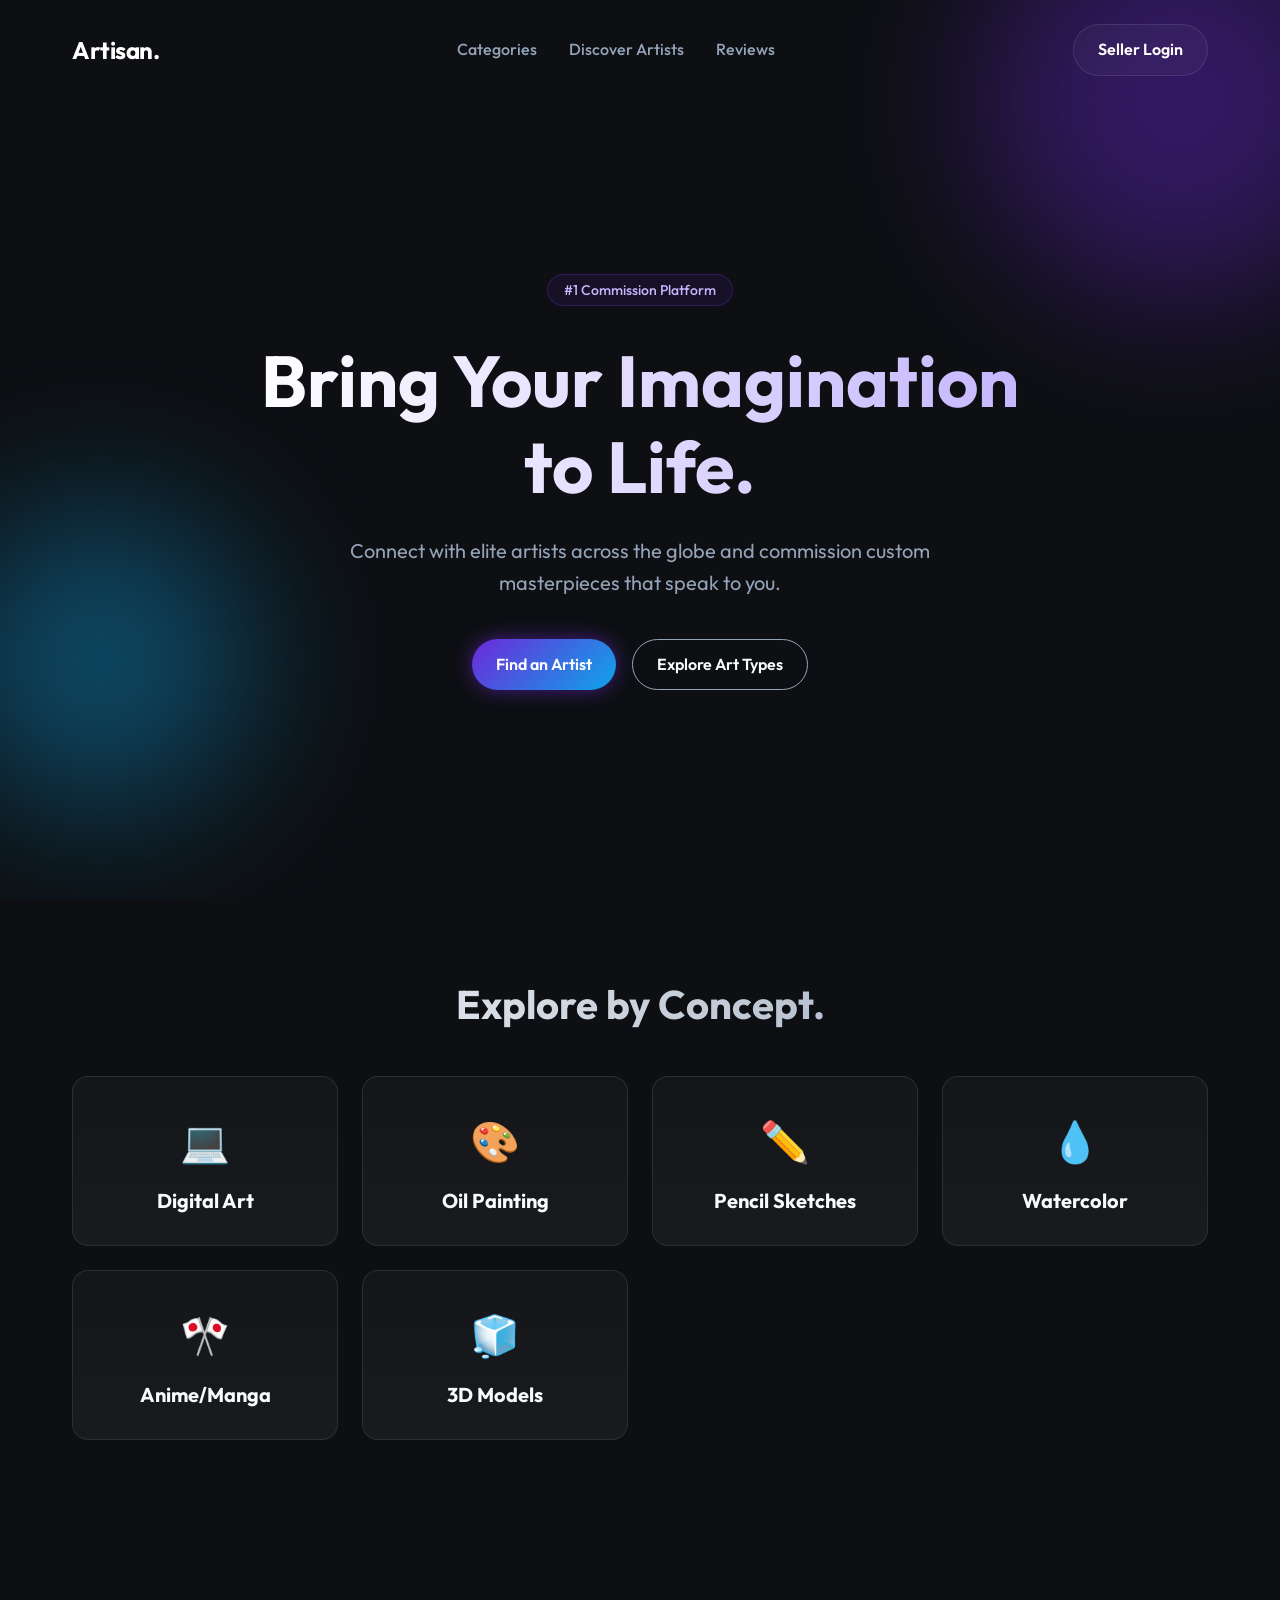
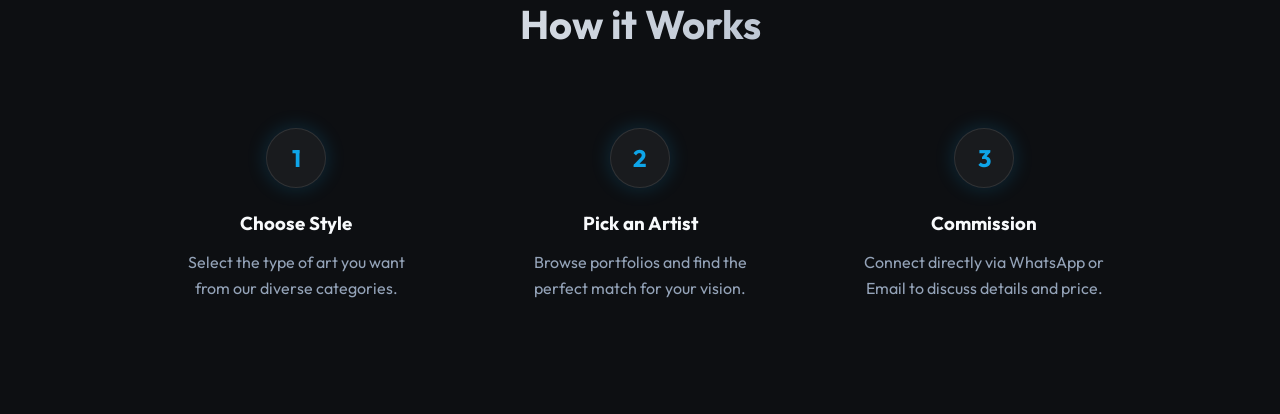
<file: art-commission-platform/index.html>
<!DOCTYPE html>
<html lang="en">

<head>
    <meta charset="UTF-8">
    <meta name="viewport" content="width=device-width, initial-scale=1.0">
    <title>Artisan - Commission Premium Artwork</title>
    <meta name="description"
        content="Discover talented artists, view stunning galleries, and commission premium custom artwork directly from creators.">
    <!-- Google Fonts: Outfit for modern look -->
    <link href="https://fonts.googleapis.com/css2?family=Outfit:wght@300;400;500;700&display=swap" rel="stylesheet">
    <link rel="stylesheet" href="style.css">
</head>

<body>
    <!-- Navbar -->
    <nav class="navbar" id="navbar">
        <div class="nav-container">
            <a href="index.html" class="logo">Artisan.</a>
            <div class="nav-links">
                <a href="#categories">Categories</a>
                <a href="artists.html">Discover Artists</a>
                <a href="#reviews">Reviews</a>
            </div>
            <a href="login.html" class="btn btn-primary login-btn">Seller Login</a>
        </div>
    </nav>

    <!-- Hero Section -->
    <header class="hero">
        <div class="hero-content">
            <span class="badge">#1 Commission Platform</span>
            <h1 class="hero-title">Bring Your Imagination to Life.</h1>
            <p class="hero-subtitle">Connect with elite artists across the globe and commission custom masterpieces that
                speak to you.</p>
            <div class="hero-actions">
                <a href="artists.html" class="btn btn-glow">Find an Artist</a>
                <a href="#categories" class="btn btn-secondary">Explore Art Types</a>
            </div>
        </div>
        <div class="hero-bg-elements">
            <!-- Decorative blur orbs -->
            <div class="orb orb-1"></div>
            <div class="orb orb-2"></div>
        </div>
    </header>

    <!-- Categories Section -->
    <section id="categories" class="categories-section">
        <h2 class="section-header">Explore by Concept.</h2>
        <div class="category-grid" id="categoryGrid">
            <!-- Categories will be injected here via JS -->
        </div>
    </section>

    <!-- Featured Artwork / Process -->
    <section class="process-section">
        <h2 class="section-header">How it Works</h2>
        <div class="process-steps">
            <div class="step-card">
                <div class="step-icon">1</div>
                <h3>Choose Style</h3>
                <p>Select the type of art you want from our diverse categories.</p>
            </div>
            <div class="step-card">
                <div class="step-icon">2</div>
                <h3>Pick an Artist</h3>
                <p>Browse portfolios and find the perfect match for your vision.</p>
            </div>
            <div class="step-card">
                <div class="step-icon">3</div>
                <h3>Commission</h3>
                <p>Connect directly via WhatsApp or Email to discuss details and price.</p>
            </div>
        </div>
    </section>

    <script src="script.js"></script>
</body>

</html>
</file>
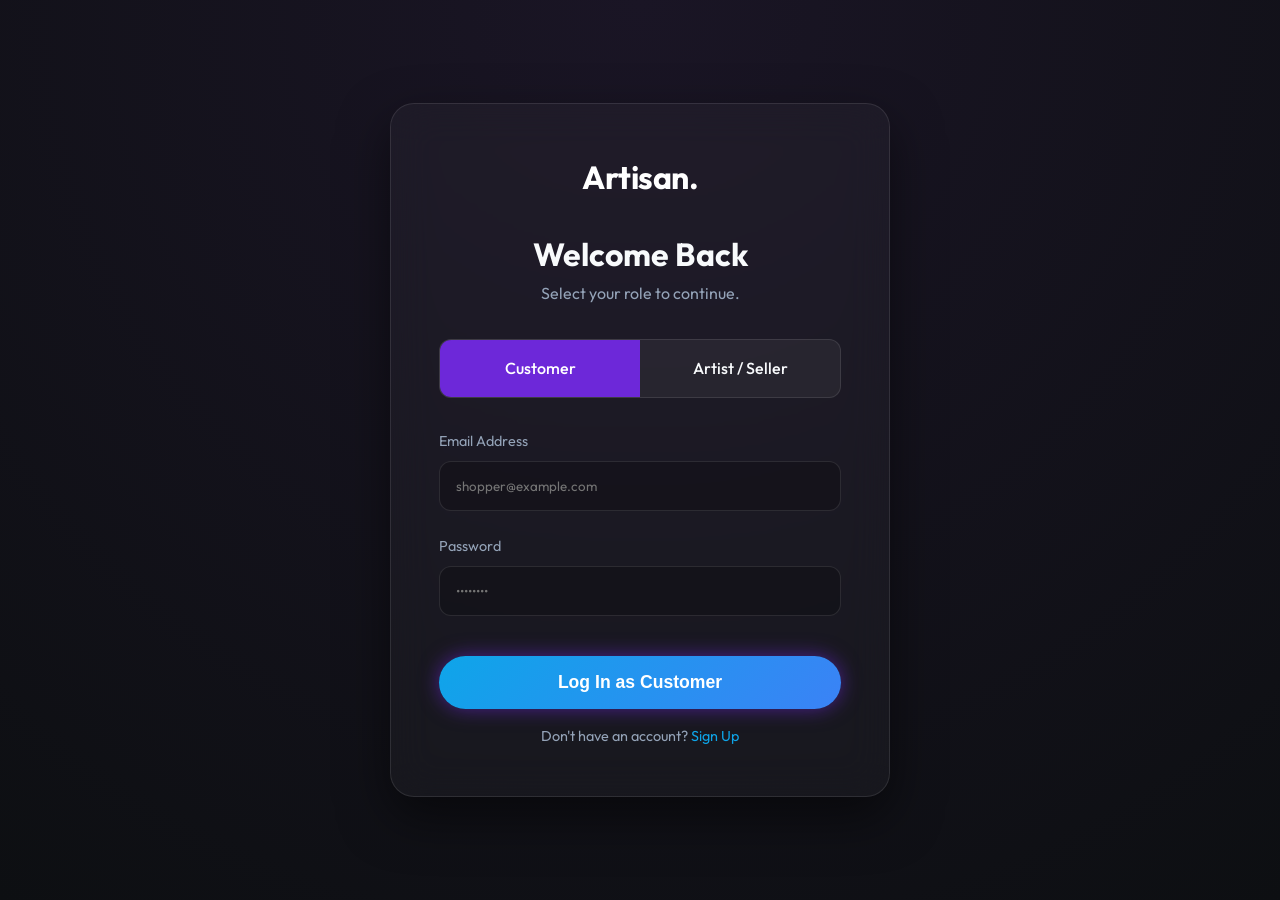
<file: art-commission-platform/login.html>
<!DOCTYPE html>
<html lang="en">

<head>
    <meta charset="UTF-8">
    <meta name="viewport" content="width=device-width, initial-scale=1.0">
    <title>Login - Artisan</title>
    <link href="https://fonts.googleapis.com/css2?family=Outfit:wght@300;400;500;700&display=swap" rel="stylesheet">
    <link rel="stylesheet" href="style.css">
    <style>
        body {
            display: flex;
            align-items: center;
            justify-content: center;
            min-height: 100vh;
            background: radial-gradient(circle at top, #1a1525, var(--bg-color));
        }

        .login-container {
            background: var(--surface-color);
            border: 1px solid var(--border-color);
            padding: 3rem;
            border-radius: 24px;
            width: 100%;
            max-width: 500px;
            text-align: center;
            backdrop-filter: blur(20px);
            box-shadow: 0 20px 50px rgba(0, 0, 0, 0.5);
        }

        .login-header h1 {
            font-size: 2rem;
            margin-bottom: 0.5rem;
        }

        .login-header p {
            color: var(--text-muted);
            margin-bottom: 2rem;
        }

        .role-tabs {
            display: flex;
            background: rgba(255, 255, 255, 0.05);
            border-radius: 12px;
            margin-bottom: 2rem;
            overflow: hidden;
            border: 1px solid var(--border-color);
        }

        .role-tab {
            flex: 1;
            padding: 1rem;
            cursor: pointer;
            transition: var(--transition-smooth);
            font-weight: 500;
        }

        .role-tab.active {
            background: var(--primary-color);
            color: white;
        }

        .role-tab:not(.active):hover {
            background: rgba(255, 255, 255, 0.1);
        }

        .form-group {
            margin-bottom: 1.5rem;
            text-align: left;
        }

        .form-group label {
            display: block;
            margin-bottom: 0.5rem;
            font-size: 0.9rem;
            color: var(--text-muted);
        }

        .form-control {
            width: 100%;
            padding: 1rem;
            background: rgba(0, 0, 0, 0.2);
            border: 1px solid var(--border-color);
            border-radius: 12px;
            color: #fff;
            font-family: var(--font-family);
            transition: var(--transition-smooth);
        }

        .form-control:focus {
            outline: none;
            border-color: var(--primary-color);
            box-shadow: 0 0 0 2px rgba(109, 40, 217, 0.2);
        }

        .login-btn {
            width: 100%;
            margin-top: 1rem;
            padding: 1rem;
            font-size: 1.1rem;
        }

        /* Form toggling */
        #customerForm,
        #sellerForm {
            display: none;
            animation: fadeIn 0.4s ease-out;
        }

        #customerForm.active,
        #sellerForm.active {
            display: block;
        }

        @keyframes fadeIn {
            from {
                opacity: 0;
                transform: translateY(10px);
            }

            to {
                opacity: 1;
                transform: translateY(0);
            }
        }
    </style>
</head>

<body>
    <div class="login-container">
        <a href="index.html" class="logo" style="margin-bottom: 2rem; display: block; font-size: 2rem;">Artisan.</a>

        <div class="login-header">
            <h1>Welcome Back</h1>
            <p>Select your role to continue.</p>
        </div>

        <div class="role-tabs">
            <div class="role-tab active" id="tabCustomer" onclick="switchTab('customer')">Customer</div>
            <div class="role-tab" id="tabSeller" onclick="switchTab('seller')">Artist / Seller</div>
        </div>

        <!-- Customer Form -->
        <form id="customerForm" class="active" onsubmit="event.preventDefault(); login('customer');">
            <div class="form-group">
                <label>Email Address</label>
                <input type="email" class="form-control" placeholder="shopper@example.com" required>
            </div>

            <div class="form-group">
                <label>Password</label>
                <input type="password" class="form-control" placeholder="••••••••" required>
            </div>

            <button type="submit" class="btn btn-glow login-btn"
                style="background: linear-gradient(135deg, #0ea5e9, #3b82f6)">Log In as Customer</button>
            <p style="margin-top: 1rem; font-size: 0.9rem; color: var(--text-muted);">
                Don't have an account? <a href="#" style="color: var(--secondary-color);">Sign Up</a>
            </p>
        </form>

        <!-- Seller Form -->
        <form id="sellerForm" onsubmit="event.preventDefault(); login('seller');">
            <div class="form-group">
                <label>Artist Email</label>
                <input type="email" class="form-control" placeholder="artist@studio.com" required>
            </div>

            <div class="form-group">
                <label>Password</label>
                <input type="password" class="form-control" placeholder="••••••••" required>
            </div>

            <button type="submit" class="btn btn-glow login-btn">Log In to Artist Dashboard</button>
            <p style="margin-top: 1rem; font-size: 0.9rem; color: var(--text-muted);">
                Want to sell on Artisan? <a href="#" style="color: var(--secondary-color);">Apply Now</a>
            </p>
        </form>

    </div>

    <script>
        function switchTab(role) {
            document.getElementById('tabCustomer').classList.remove('active');
            document.getElementById('tabSeller').classList.remove('active');
            document.getElementById('customerForm').classList.remove('active');
            document.getElementById('sellerForm').classList.remove('active');

            if (role === 'customer') {
                document.getElementById('tabCustomer').classList.add('active');
                document.getElementById('customerForm').classList.add('active');
            } else {
                document.getElementById('tabSeller').classList.add('active');
                document.getElementById('sellerForm').classList.add('active');
            }
        }

        function login(role) {
            // Set mock auth state
            localStorage.setItem('authRole', role);
            if (role === 'seller') {
                window.location.href = 'seller-dashboard.html';
            } else {
                window.location.href = 'index.html';
            }
        }

        // On load, if URL has #seller, default to seller tab
        if (window.location.hash === '#seller') {
            switchTab('seller');
        }
    </script>
</body>

</html>
</file>
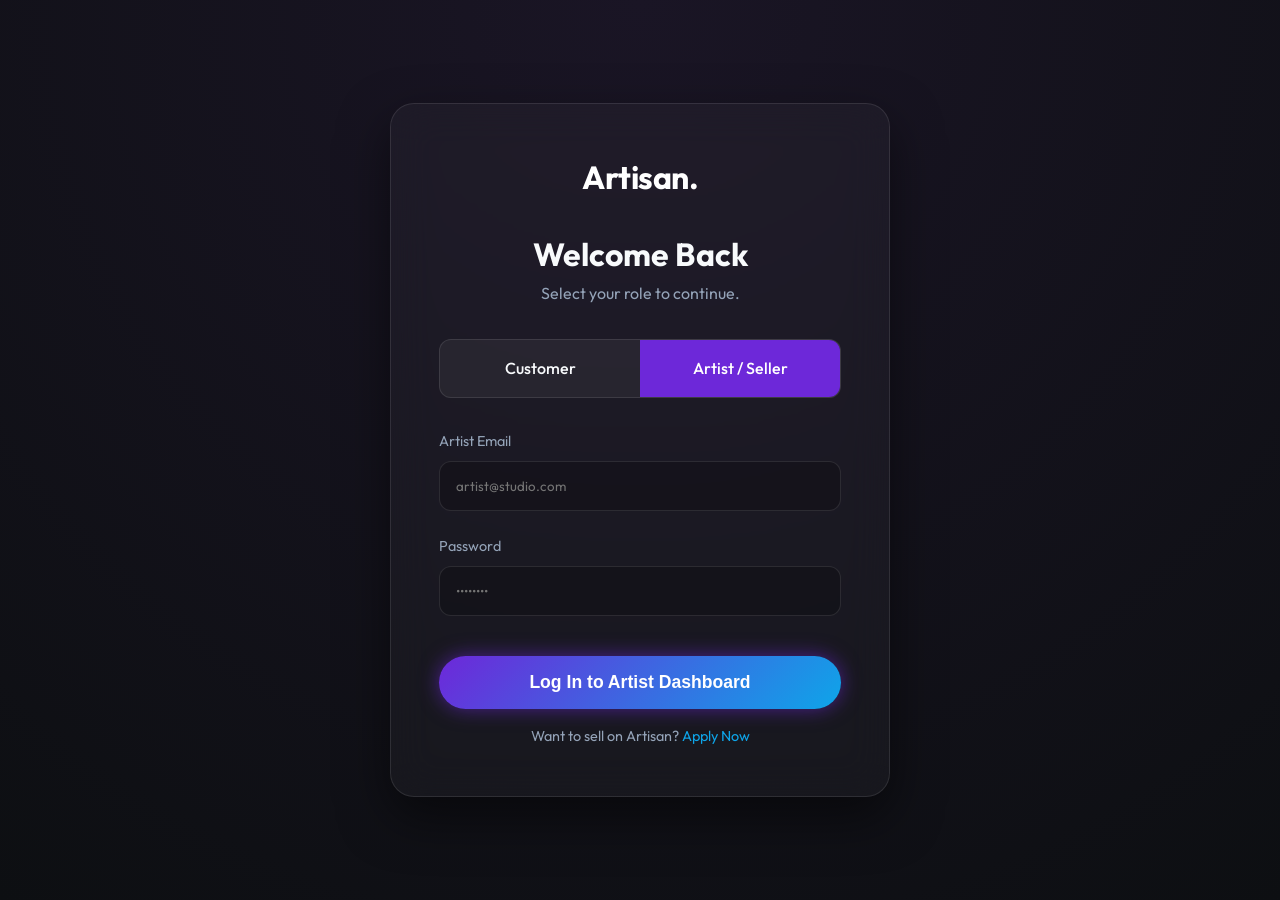
<file: art-commission-platform/seller-dashboard.html>
<!DOCTYPE html>
<html lang="en">

<head>
    <meta charset="UTF-8">
    <meta name="viewport" content="width=device-width, initial-scale=1.0">
    <title>Artist Dashboard - Artisan</title>
    <!-- Google Fonts: Outfit for modern look -->
    <link href="https://fonts.googleapis.com/css2?family=Outfit:wght@300;400;500;700&display=swap" rel="stylesheet">
    <link rel="stylesheet" href="style.css">
    <style>
        .dashboard-container {
            max-width: 1200px;
            margin: 100px auto 40px;
            padding: 2rem;
            display: grid;
            grid-template-columns: 250px 1fr;
            gap: 2rem;
        }

        .sidebar {
            background: var(--surface-color);
            border: 1px solid var(--border-color);
            border-radius: 16px;
            padding: 2rem 1.5rem;
            height: fit-content;
        }

        .sidebar-menu {
            list-style: none;
            display: flex;
            flex-direction: column;
            gap: 1rem;
        }

        .sidebar-menu li a {
            display: block;
            padding: 0.75rem 1rem;
            border-radius: 8px;
            color: var(--text-muted);
            font-weight: 500;
            transition: var(--transition-smooth);
        }

        .sidebar-menu li a:hover,
        .sidebar-menu li a.active {
            background: rgba(109, 40, 217, 0.1);
            color: var(--primary-color);
        }

        .dashboard-main {
            display: flex;
            flex-direction: column;
            gap: 2rem;
        }

        .stats-grid {
            display: grid;
            grid-template-columns: repeat(3, 1fr);
            gap: 1.5rem;
        }

        .stat-card {
            background: var(--surface-color);
            border: 1px solid var(--border-color);
            padding: 1.5rem;
            border-radius: 16px;
        }

        .stat-card h3 {
            color: var(--text-muted);
            font-size: 1rem;
            margin-bottom: 0.5rem;
        }

        .stat-card .val {
            font-size: 2.5rem;
            font-weight: 700;
            color: #fff;
        }

        .upload-card {
            background: var(--surface-color);
            border: 1px solid var(--border-color);
            border-radius: 16px;
            padding: 2rem;
        }

        .upload-header {
            font-size: 1.5rem;
            margin-bottom: 1.5rem;
            border-bottom: 1px solid var(--border-color);
            padding-bottom: 1rem;
        }

        .form-group {
            margin-bottom: 1.5rem;
        }

        .form-group label {
            display: block;
            margin-bottom: 0.5rem;
            color: var(--text-muted);
        }

        .form-control {
            width: 100%;
            padding: 1rem;
            background: rgba(0, 0, 0, 0.2);
            border: 1px solid var(--border-color);
            border-radius: 12px;
            color: #fff;
            font-family: var(--font-family);
            outline: none;
        }

        .form-control:focus {
            border-color: var(--primary-color);
        }

        textarea.form-control {
            resize: vertical;
            min-height: 120px;
        }

        .file-drop-area {
            border: 2px dashed var(--border-color);
            border-radius: 12px;
            padding: 3rem;
            text-align: center;
            color: var(--text-muted);
            cursor: pointer;
            transition: var(--transition-smooth);
            margin-bottom: 1.5rem;
        }

        .file-drop-area:hover {
            border-color: var(--primary-color);
            background: rgba(109, 40, 217, 0.05);
        }

        @media (max-width: 768px) {
            .dashboard-container {
                grid-template-columns: 1fr;
            }

            .stats-grid {
                grid-template-columns: 1fr;
            }
        }
    </style>
</head>

<body>
    <nav class="navbar scrolled" id="navbar">
        <div class="nav-container">
            <a href="index.html" class="logo">Artisan.</a>
            <div class="nav-links">
                <a href="#" onclick="logout()" class="btn btn-secondary">Logout</a>
            </div>
        </div>
    </nav>

    <div class="dashboard-container">
        <!-- Sidebar -->
        <aside class="sidebar">
            <div style="text-align: center; margin-bottom: 2rem;">
                <img src="https://i.pravatar.cc/150?u=1" alt="Profile"
                    style="width: 80px; height: 80px; border-radius: 50%; margin-bottom: 1rem;">
                <h3 id="sellerName">Welcome, Artist</h3>
            </div>
            <ul class="sidebar-menu">
                <li><a href="#" class="active">Overview</a></li>
                <li><a href="#">Upload Artwork</a></li>
                <li><a href="#">Commissions (2)</a></li>
                <li><a href="#">Profile Settings</a></li>
            </ul>
        </aside>

        <!-- Main Content -->
        <main class="dashboard-main">
            <div class="stats-grid">
                <div class="stat-card">
                    <h3>Profile Views</h3>
                    <div class="val">1,248</div>
                </div>
                <div class="stat-card">
                    <h3>Active Commissions</h3>
                    <div class="val">2</div>
                </div>
                <div class="stat-card">
                    <h3>Total Earnings</h3>
                    <div class="val">$3,450</div>
                </div>
            </div>

            <div class="upload-card">
                <h2 class="upload-header">Upload New Artwork</h2>
                <form onsubmit="handleUpload(event)">
                    <div class="file-drop-area">
                        <span style="font-size: 2rem; display: block; margin-bottom: 1rem;">🖼️</span>
                        <p>Drag & drop your high-res artwork here</p>
                        <p style="font-size: 0.8rem; margin-top: 0.5rem;">or click to browse (up to 50MB)</p>
                    </div>

                    <div class="form-group">
                        <label>Title</label>
                        <input type="text" class="form-control" placeholder="E.g. Neon Cityscape" required>
                    </div>

                    <div class="form-group">
                        <label>Category</label>
                        <select class="form-control">
                            <option>Digital Art</option>
                            <option>Oil Painting</option>
                            <option>Anime/Manga</option>
                            <option>3D Model</option>
                        </select>
                    </div>

                    <div class="form-group">
                        <label>Description (Tools used, inspiration, etc.)</label>
                        <textarea class="form-control" placeholder="Describe your piece..."></textarea>
                    </div>

                    <button type="submit" class="btn btn-glow" style="width: 100%;">Publish to Portfolio</button>
                </form>
            </div>
        </main>
    </div>

    <script>
        function logout() {
            localStorage.removeItem('authRole');
            window.location.href = 'index.html';
        }

        function handleUpload(e) {
            e.preventDefault();
            alert("Artwork uploaded successfully! (Mock Action)");
            e.target.reset();
        }

        // Quick Auth Check
        if (localStorage.getItem('authRole') !== 'seller') {
            alert('Unauthorized! Redirecting to login.');
            window.location.href = 'login.html#seller';
        }
    </script>
</body>

</html>
</file>
<file: art-commission-platform/style.css>
/* Base & CSS Variables */
:root {
    --bg-color: #0d0f12;
    /* Deep modern dark */
    --surface-color: rgba(255, 255, 255, 0.03);
    --surface-color-hover: rgba(255, 255, 255, 0.08);
    --border-color: rgba(255, 255, 255, 0.1);

    --primary-color: #6d28d9;
    /* Vibrant purple */
    --primary-glow: rgba(109, 40, 217, 0.6);
    --secondary-color: #0ea5e9;
    /* Vibrant blue */
    --accent-color: #f43f5e;
    /* Vibrant rose */

    --text-main: #f8fafc;
    --text-muted: #94a3b8;

    --font-family: 'Outfit', sans-serif;

    --transition-smooth: all 0.3s cubic-bezier(0.25, 0.8, 0.25, 1);
}

* {
    margin: 0;
    padding: 0;
    box-sizing: border-box;
}

body {
    background-color: var(--bg-color);
    color: var(--text-main);
    font-family: var(--font-family);
    line-height: 1.6;
    overflow-x: hidden;
}

/* Typography */
h1,
h2,
h3,
h4 {
    font-weight: 700;
    line-height: 1.2;
}

/* Utilities */
a {
    text-decoration: none;
    color: inherit;
}

.section-header {
    font-size: 2.5rem;
    text-align: center;
    margin-bottom: 3rem;
    background: linear-gradient(to right, #fff, var(--text-muted));
    -webkit-background-clip: text;
    background-clip: text;
    -webkit-text-fill-color: transparent;
}

/* Navigation */
.navbar {
    position: fixed;
    top: 0;
    width: 100%;
    padding: 1.5rem 0;
    z-index: 100;
    transition: var(--transition-smooth);
    background: transparent;
}

.navbar.scrolled {
    background: rgba(13, 15, 18, 0.8);
    backdrop-filter: blur(12px);
    border-bottom: 1px solid var(--border-color);
    padding: 1rem 0;
}

.nav-container {
    max-width: 1200px;
    margin: 0 auto;
    padding: 0 2rem;
    display: flex;
    justify-content: space-between;
    align-items: center;
}

.logo {
    font-size: 1.5rem;
    font-weight: 700;
    letter-spacing: -0.5px;
    color: #fff;
}

.nav-links {
    display: flex;
    gap: 2rem;
}

.nav-links a {
    color: var(--text-muted);
    font-weight: 500;
    transition: var(--transition-smooth);
}

.nav-links a:hover {
    color: #fff;
    text-shadow: 0 0 10px rgba(255, 255, 255, 0.3);
}

/* Buttons */
.btn {
    padding: 0.75rem 1.5rem;
    border-radius: 999px;
    font-weight: 600;
    cursor: pointer;
    transition: var(--transition-smooth);
    display: inline-flex;
    align-items: center;
    justify-content: center;
}

.btn-primary {
    background: var(--surface-color);
    border: 1px solid var(--border-color);
    color: #fff;
}

.btn-primary:hover {
    background: var(--surface-color-hover);
    border-color: rgba(255, 255, 255, 0.2);
}

.btn-glow {
    background: linear-gradient(135deg, var(--primary-color), var(--secondary-color));
    color: white;
    border: none;
    box-shadow: 0 0 20px var(--primary-glow);
}

.btn-glow:hover {
    box-shadow: 0 0 30px var(--primary-glow), 0 0 10px var(--secondary-color);
    transform: translateY(-2px);
}

.btn-secondary {
    background: transparent;
    border: 1px solid var(--text-muted);
    color: var(--text-main);
}

.btn-secondary:hover {
    border-color: #fff;
    background: rgba(255, 255, 255, 0.05);
}

/* Hero Section */
.hero {
    min-height: 100vh;
    display: flex;
    align-items: center;
    justify-content: center;
    position: relative;
    padding: 6rem 2rem 2rem;
    overflow: hidden;
}

.hero-content {
    text-align: center;
    max-width: 800px;
    position: relative;
    z-index: 10;
}

.badge {
    display: inline-block;
    padding: 0.25rem 1rem;
    border-radius: 999px;
    background: rgba(109, 40, 217, 0.1);
    border: 1px solid rgba(109, 40, 217, 0.3);
    color: #c4b5fd;
    font-size: 0.875rem;
    font-weight: 500;
    margin-bottom: 2rem;
    animation: fadeInDown 0.8s ease-out;
}

.hero-title {
    font-size: 4.5rem;
    margin-bottom: 1.5rem;
    background: linear-gradient(to right, #fff, #c4b5fd);
    -webkit-background-clip: text;
    background-clip: text;
    -webkit-text-fill-color: transparent;
    animation: fadeInUp 1s ease-out;
}

.hero-subtitle {
    font-size: 1.25rem;
    color: var(--text-muted);
    margin-bottom: 2.5rem;
    max-width: 600px;
    margin-left: auto;
    margin-right: auto;
    animation: fadeInUp 1.2s ease-out;
}

.hero-actions {
    display: flex;
    gap: 1rem;
    justify-content: center;
    animation: fadeInUp 1.4s ease-out;
}

/* Hero Background Elements */
.hero-bg-elements {
    position: absolute;
    top: 0;
    left: 0;
    width: 100%;
    height: 100%;
    z-index: 0;
    pointer-events: none;
}

.orb {
    position: absolute;
    border-radius: 50%;
    filter: blur(80px);
    opacity: 0.4;
}

.orb-1 {
    width: 400px;
    height: 400px;
    background: var(--primary-color);
    top: -100px;
    right: -100px;
    animation: float 10s infinite alternate ease-in-out;
}

.orb-2 {
    width: 300px;
    height: 300px;
    background: var(--secondary-color);
    bottom: 10%;
    left: -50px;
    animation: float 12s infinite alternate ease-in-out reverse;
}

/* Category Grid */
.categories-section {
    padding: 5rem 2rem;
    max-width: 1200px;
    margin: 0 auto;
}

.category-grid {
    display: grid;
    grid-template-columns: repeat(auto-fit, minmax(250px, 1fr));
    gap: 1.5rem;
}

.category-card {
    background: var(--surface-color);
    border: 1px solid var(--border-color);
    border-radius: 16px;
    padding: 2rem;
    text-align: center;
    cursor: pointer;
    transition: var(--transition-smooth);
    position: relative;
    overflow: hidden;
}

.category-card::before {
    content: '';
    position: absolute;
    top: 0;
    left: 0;
    width: 100%;
    height: 100%;
    background: linear-gradient(180deg, transparent, rgba(255, 255, 255, 0.02));
    z-index: 0;
}

.category-card:hover {
    transform: translateY(-5px);
    background: var(--surface-color-hover);
    border-color: rgba(255, 255, 255, 0.2);
    box-shadow: 0 10px 30px rgba(0, 0, 0, 0.5);
}

.category-card .icon {
    font-size: 2.5rem;
    margin-bottom: 1rem;
    position: relative;
    z-index: 1;
}

.category-card h3 {
    font-size: 1.25rem;
    position: relative;
    z-index: 1;
}

/* Process Section */
.process-section {
    padding: 5rem 2rem;
    background: linear-gradient(to bottom, transparent, rgba(13, 15, 18, 0.95), transparent);
    position: relative;
}

.process-steps {
    max-width: 1000px;
    margin: 0 auto;
    display: grid;
    grid-template-columns: repeat(auto-fit, minmax(250px, 1fr));
    gap: 2rem;
    position: relative;
}

.step-card {
    text-align: center;
    padding: 2rem;
}

.step-icon {
    width: 60px;
    height: 60px;
    border-radius: 50%;
    background: rgba(255, 255, 255, 0.05);
    border: 1px solid var(--border-color);
    display: flex;
    align-items: center;
    justify-content: center;
    font-size: 1.5rem;
    font-weight: 700;
    margin: 0 auto 1.5rem;
    color: var(--secondary-color);
    box-shadow: 0 0 20px rgba(14, 165, 233, 0.2);
}

.step-card h3 {
    margin-bottom: 1rem;
}

.step-card p {
    color: var(--text-muted);
}

/* Animations */
@keyframes fadeInUp {
    from {
        opacity: 0;
        transform: translateY(20px);
    }

    to {
        opacity: 1;
        transform: translateY(0);
    }
}

@keyframes fadeInDown {
    from {
        opacity: 0;
        transform: translateY(-20px);
    }

    to {
        opacity: 1;
        transform: translateY(0);
    }
}

@keyframes float {
    from {
        transform: translate(0, 0);
    }

    to {
        transform: translate(30px, -30px);
    }
}

/* Responsive */
@media (max-width: 768px) {
    .hero-title {
        font-size: 3rem;
    }

    .nav-links {
        display: none;
        /* simple mobile fix for now */
    }
}

/* Page Header */
.page-header {
    padding: 10rem 2rem 4rem;
    text-align: center;
    position: relative;
    background: linear-gradient(180deg, rgba(109, 40, 217, 0.1) 0%, transparent 100%);
    border-bottom: 1px solid var(--border-color);
}

.page-title {
    font-size: 3.5rem;
    margin-bottom: 1rem;
    background: linear-gradient(to right, #fff, #c4b5fd);
    -webkit-background-clip: text;
    background-clip: text;
    -webkit-text-fill-color: transparent;
}

.page-subtitle {
    color: var(--text-muted);
    font-size: 1.25rem;
}

.filter-bar {
    margin-top: 2rem;
    display: inline-flex;
    align-items: center;
    gap: 1rem;
    background: var(--surface-color);
    padding: 0.5rem 1rem 0.5rem 1.5rem;
    border-radius: 999px;
    border: 1px solid var(--border-color);
}

.modern-select {
    background: transparent;
    color: #fff;
    border: none;
    outline: none;
    font-size: 1rem;
    font-family: var(--font-family);
    cursor: pointer;
    padding: 0.5rem;
}

.modern-select option {
    background: var(--bg-color);
    color: #fff;
}

/* Artist Grid */
.artists-section {
    padding: 4rem 2rem;
    max-width: 1200px;
    margin: 0 auto;
    min-height: 50vh;
}

.artist-grid {
    display: grid;
    grid-template-columns: repeat(auto-fill, minmax(300px, 1fr));
    gap: 2rem;
}

.artist-card {
    background: var(--surface-color);
    border: 1px solid var(--border-color);
    border-radius: 16px;
    overflow: hidden;
    transition: var(--transition-smooth);
}

.artist-card:hover {
    transform: translateY(-5px);
    box-shadow: 0 10px 30px rgba(0, 0, 0, 0.5);
    border-color: rgba(255, 255, 255, 0.2);
}

.artist-banner {
    height: 120px;
    background: linear-gradient(135deg, var(--primary-color), var(--secondary-color));
}

.artist-info {
    padding: 2rem 1.5rem 1.5rem;
    position: relative;
    text-align: center;
}

.artist-avatar {
    width: 80px;
    height: 80px;
    border-radius: 50%;
    background: #fff;
    border: 4px solid var(--bg-color);
    position: absolute;
    top: -40px;
    left: 50%;
    transform: translateX(-50%);
    object-fit: cover;
    box-shadow: 0 4px 10px rgba(0, 0, 0, 0.5);
}

.artist-name {
    font-size: 1.25rem;
    font-weight: 700;
    margin-bottom: 0.25rem;
}

.artist-badge {
    color: var(--secondary-color);
    font-size: 0.875rem;
    margin-bottom: 1rem;
}

.artist-rating {
    display: flex;
    justify-content: center;
    gap: 0.25rem;
    color: #fbbf24;
    margin-bottom: 1.5rem;
}

.artist-card .btn {
    width: 100%;
}
</file>
